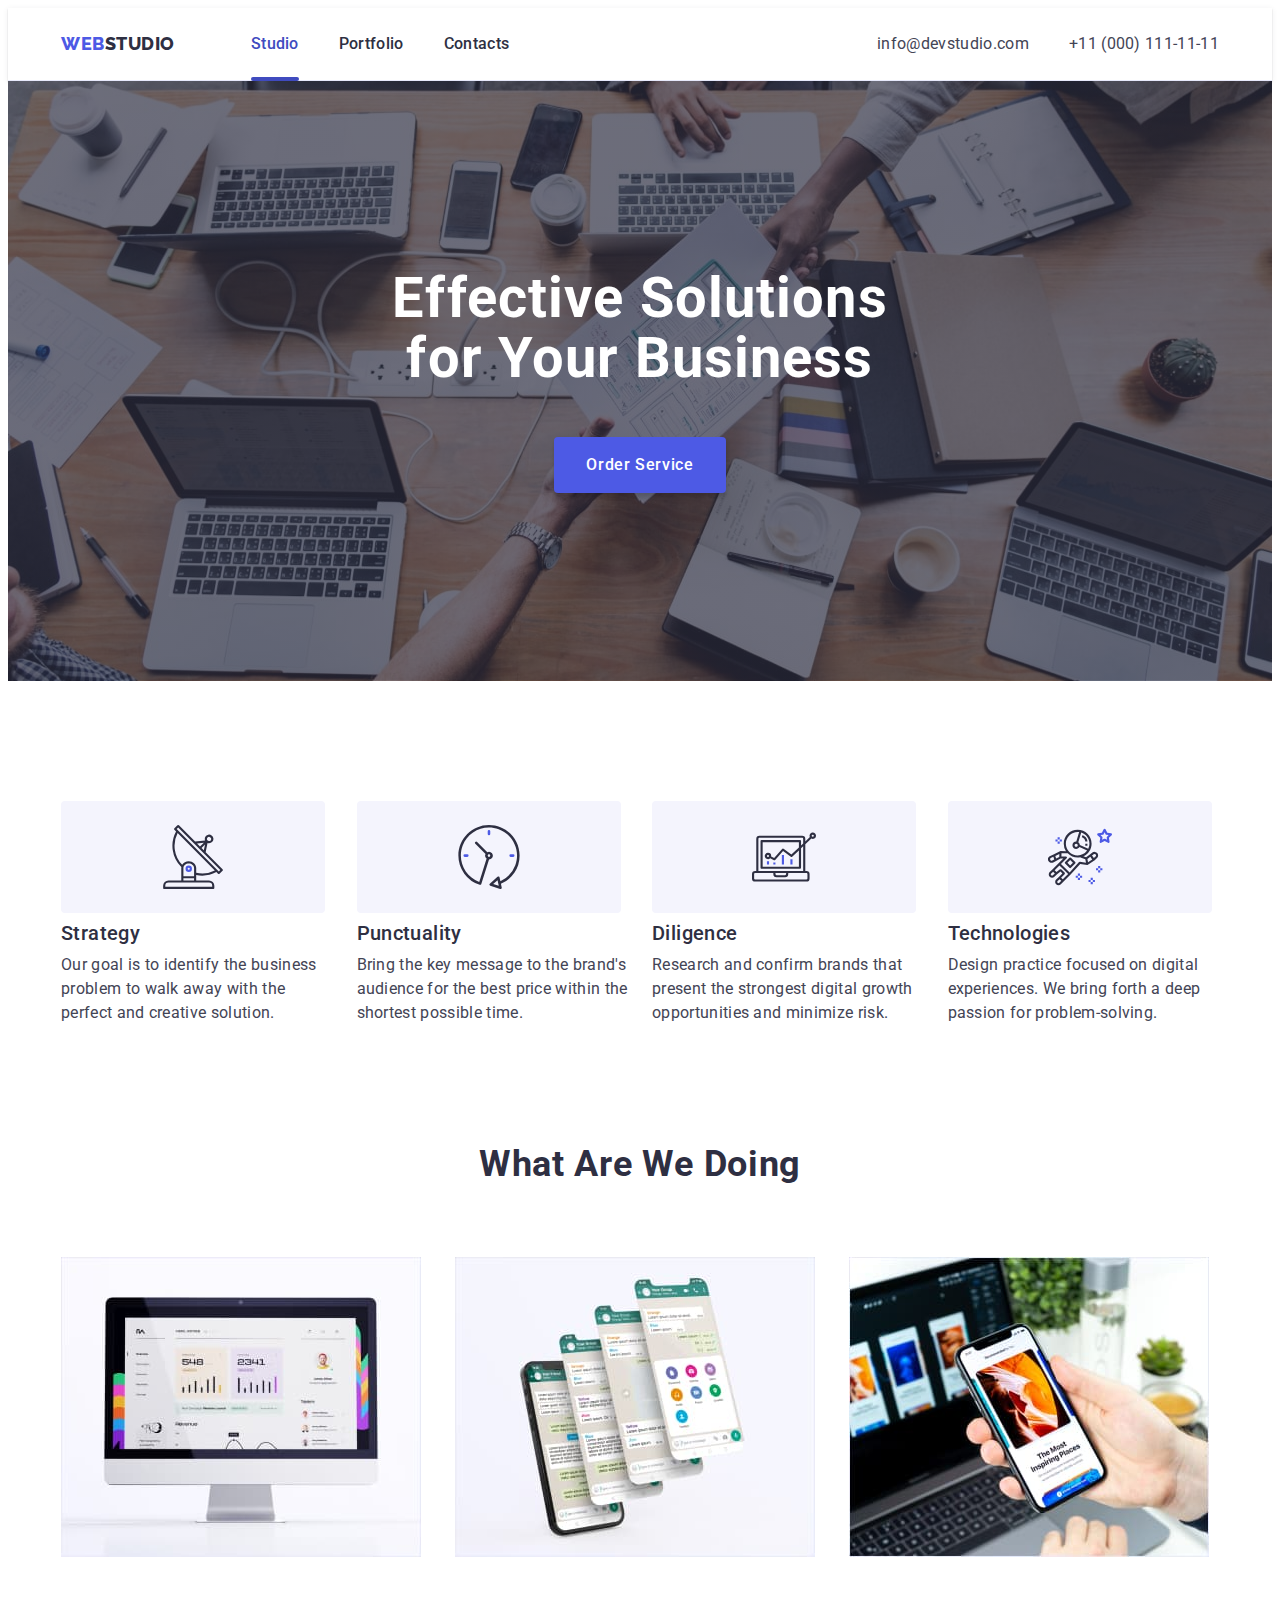
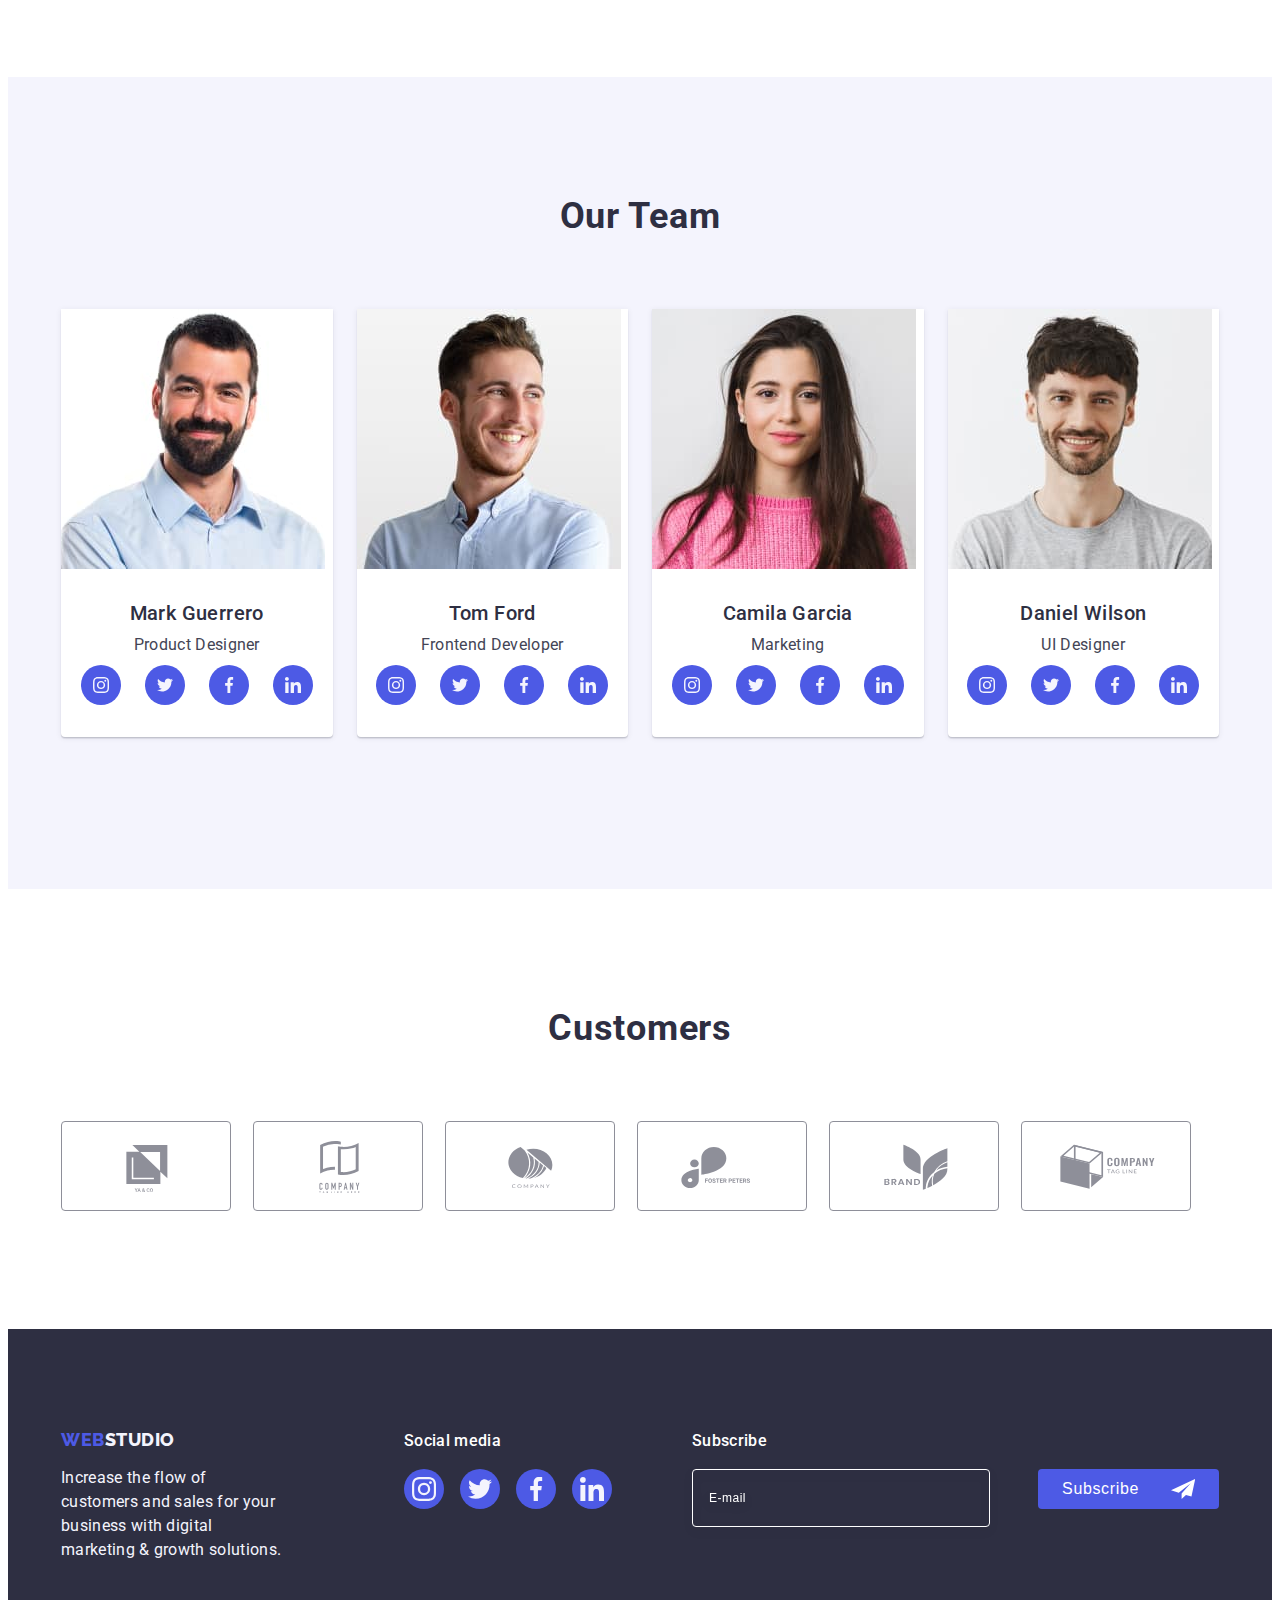
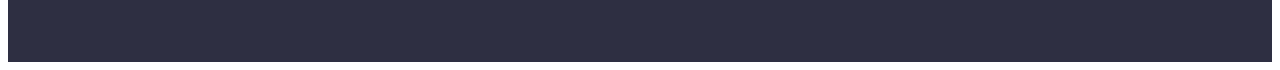
<file: index.html>
<!DOCTYPE html>
<html lang="en">
  <head>
    <meta charset="UTF-8" />
    <meta name="description" content="effective Solutions for Your Business" />
    <title>Effective Solutions for Your Business</title>
    <link rel="preconnect" href="https://fonts.googleapis.com" />
    <link rel="preconnect" href="https://fonts.gstatic.com" crossorigin />
    <link
      href="https://fonts.googleapis.com/css2?family=Raleway:wght@800&family=Roboto:wght@400;500;700&display=swap"
      rel="stylesheet"
    />
    <link
      rel="stylesheet"
      href="https://cdnjs.cloudflare.com/ajax/libs/modern-normalize/2.0.0/modern-normalize.min.css"
      integrity="sha512-4xo8blKMVCiXpTaLzQSLSw3KFOVPWhm/TRtuPVc4WG6kUgjH6J03IBuG7JZPkcWMxJ5huwaBpOpnwYElP/m6wg=="
      crossorigin="anonymous"
      referrerpolicy="no-referrer"
    />
    <link rel="stylesheet" href="./css/styles.css" />
  </head>
  <body>
    <header class="header">
      <div class="container header-contanier">
        <nav class="header-navigation">
          <a href="./index.html" class="header-logo link"
            >Web<span class="header-logo-dark">Studio</span></a
          >
          <ul class="header-menu-list list">
            <li class="header-menu-item">
              <a class="header-menu-link link current" href="./index.html"
                >Studio</a
              >
            </li>
            <li class="header-menu-item">
              <a class="header-menu-link link" href="./portfolio.html"
                >Portfolio</a
              >
            </li>
            <li class="header-menu-item">
              <a class="header-menu-link link" href="">Contacts</a>
            </li>
          </ul>
        </nav>
        <address class="header-address">
          <ul class="header-adrress-list list">
            <li class="header-adrress-item">
              <a
                class="header-adrress-link link"
                href="mailto:info@devstudio.com"
                >info@devstudio.com</a
              >
            </li>
            <li class="header-adrress-item">
              <a class="header-adrress-link link" href="tel:+110001111111"
                >+11 (000) 111-11-11</a
              >
            </li>
          </ul>
        </address>
      </div>
    </header>
    <main>
      <section class="hero">
        <div class="container">
          <h1 class="hero-title">Effective Solutions for Your Business</h1>
          <button type="button" class="hero-btn" data-modal-open>
            Order Service
          </button>
        </div>
      </section>
      <section class="advantages">
        <div class="container">
          <h2 class="visually-hidden">About our principles</h2>
          <ul class="advantages-list list">
            <li class="advantages-item">
              <div class="advantages-block">
                <svg class="advantages-icon" width="64" height="64">
                  <use href="./images/icons.svg#icon-antenna"></use>
                </svg>
              </div>
              <h3 class="advantages-subtitle">Strategy</h3>
              <p class="advantages-item-text">
                Our goal is to identify the business problem to walk away with
                the perfect and creative solution.
              </p>
            </li>
            <li class="advantages-item">
              <div class="advantages-block">
                <svg class="advantages-icon" width="64" height="64">
                  <use href="./images/icons.svg#icon-clock"></use>
                </svg>
              </div>
              <h3 class="advantages-subtitle">Punctuality</h3>
              <p class="advantages-item-text">
                Bring the key message to the brand's audience for the best price
                within the shortest possible time.
              </p>
            </li>
            <li class="advantages-item">
              <div class="advantages-block">
                <svg class="advantages-icon" width="64" height="64">
                  <use href="./images/icons.svg#icon-diagram"></use>
                </svg>
              </div>
              <h3 class="advantages-subtitle">Diligence</h3>
              <p class="advantages-item-text">
                Research and confirm brands that present the strongest digital
                growth opportunities and minimize risk.
              </p>
            </li>
            <li class="advantages-item">
              <div class="advantages-block">
                <svg class="advantages-icon" width="64" height="64">
                  <use href="./images/icons.svg#icon-astronaut"></use>
                </svg>
              </div>
              <h3 class="advantages-subtitle">Technologies</h3>
              <p class="advantages-item-text">
                Design practice focused on digital experiences. We bring forth a
                deep passion for problem-solving.
              </p>
            </li>
          </ul>
        </div>
      </section>
      <section class="doing">
        <div class="container">
          <h2 class="doing-title">What are we doing</h2>
          <ul class="doihng-list list">
            <li class="doihg-item">
              <img
                src="./images/picture1.jpg"
                alt="img1"
                width="360"
                class="doing-img"
              />
            </li>
            <li class="doihg-item">
              <img
                src="./images/picture2.jpg"
                alt="img2"
                width="360"
                class="doing-img"
              />
            </li>
            <li class="doihg-item">
              <img
                src="./images/picture3.jpg"
                alt="img3"
                width="360"
                class="doing-img"
              />
            </li>
          </ul>
        </div>
      </section>
      <section class="team">
        <div class="container">
          <h2 class="team-title">Our Team</h2>
          <ul class="team-list list">
            <li class="team-item">
              <img
                src="./images/photo04.jpg"
                alt="img"
                width="264"
                class="team-item-img"
              />
              <div class="team-contant">
                <h3 class="team-subtitle">Mark Guerrero</h3>
                <p class="team-list-text">Product Designer</p>
                <ul class="team-contant-list list">
                  <li class="team-contant-item">
                    <a
                      class="team-contact-link link"
                      href=""
                      aria-label="instagram"
                      target="_blank"
                      rel="noopener noreferrer"
                    >
                      <svg class="team-contant-icon" width="16" height="16">
                        <use href="./images/icons.svg#icon-instagram"></use>
                      </svg>
                    </a>
                  </li>
                  <li class="team-contant-item">
                    <a
                      class="team-contact-link link"
                      href=""
                      aria-label="twitter"
                      target="_blank"
                      rel="noopener noreferrer"
                    >
                      <svg class="team-contant-icon" width="16" height="16">
                        <use href="./images/icons.svg#icon-twitter"></use>
                      </svg>
                    </a>
                  </li>
                  <li class="team-contant-item">
                    <a
                      class="team-contact-link link"
                      href=""
                      aria-label="facebook"
                      target="_blank"
                      rel="noopener noreferrer"
                    >
                      <svg class="team-contant-icon" width="16" height="16">
                        <use href="./images/icons.svg#icon-facebook"></use>
                      </svg>
                    </a>
                  </li>
                  <li class="team-contant-item">
                    <a
                      class="team-contact-link link"
                      href=""
                      aria-label="linkedin"
                      target="_blank"
                      rel="noopener noreferrer"
                    >
                      <svg class="team-contant-icon" width="16" height="16">
                        <use href="./images/icons.svg#icon-linkedin"></use>
                      </svg>
                    </a>
                  </li>
                </ul>
              </div>
            </li>
            <li class="team-item">
              <img
                src="./images/photo03.jpg"
                alt="img-1"
                width="264"
                class="team-item-img"
              />
              <div class="team-contant">
                <h3 class="team-subtitle">Tom Ford</h3>
                <p class="team-list-text">Frontend Developer</p>
                <ul class="team-contant-list list">
                  <li class="team-contant-item">
                    <a
                      class="team-contact-link link"
                      href=""
                      aria-label="instagram"
                      target="_blank"
                      rel="noopener noreferrer"
                    >
                      <svg class="team-contant-icon" width="16" height="16">
                        <use href="./images/icons.svg#icon-instagram"></use>
                      </svg>
                    </a>
                  </li>
                  <li class="team-contant-item">
                    <a
                      class="team-contact-link link"
                      href=""
                      aria-label="twitter"
                      target="_blank"
                      rel="noopener noreferrer"
                    >
                      <svg class="team-contant-icon" width="16" height="16">
                        <use href="./images/icons.svg#icon-twitter"></use>
                      </svg>
                    </a>
                  </li>
                  <li class="team-contant-item">
                    <a
                      class="team-contact-link link"
                      href=""
                      aria-label="facebook"
                      target="_blank"
                      rel="noopener noreferrer"
                    >
                      <svg class="team-contant-icon" width="16" height="16">
                        <use href="./images/icons.svg#icon-facebook"></use>
                      </svg>
                    </a>
                  </li>
                  <li class="team-contant-item">
                    <a
                      class="team-contact-link link"
                      href=""
                      aria-label="linkedin"
                      target="_blank"
                      rel="noopener noreferrer"
                    >
                      <svg class="team-contant-icon" width="16" height="16">
                        <use href="./images/icons.svg#icon-linkedin"></use>
                      </svg>
                    </a>
                  </li>
                </ul>
              </div>
            </li>
            <li class="team-item">
              <img
                src="./images/photo02.jpg"
                alt="img-2"
                width="264"
                class="team-item-img"
              />
              <div class="team-contant">
                <h3 class="team-subtitle">Camila Garcia</h3>
                <p class="team-list-text">Marketing</p>
                <ul class="team-contant-list list">
                  <li class="team-contant-item">
                    <a
                      class="team-contact-link link"
                      href=""
                      aria-label="instagram"
                      target="_blank"
                      rel="noopener noreferrer"
                    >
                      <svg class="team-contant-icon" width="16" height="16">
                        <use href="./images/icons.svg#icon-instagram"></use>
                      </svg>
                    </a>
                  </li>
                  <li class="team-contant-item">
                    <a
                      class="team-contact-link link"
                      href=""
                      aria-label="twitter"
                      target="_blank"
                      rel="noopener noreferrer"
                    >
                      <svg class="team-contant-icon" width="16" height="16">
                        <use href="./images/icons.svg#icon-twitter"></use>
                      </svg>
                    </a>
                  </li>
                  <li class="team-contant-item">
                    <a
                      class="team-contact-link link"
                      href=""
                      aria-label="facebook"
                      target="_blank"
                      rel="noopener noreferrer"
                    >
                      <svg class="team-contant-icon" width="16" height="16">
                        <use href="./images/icons.svg#icon-facebook"></use>
                      </svg>
                    </a>
                  </li>
                  <li class="team-contant-item">
                    <a
                      class="team-contact-link link"
                      href=""
                      aria-label="linkedin"
                      target="_blank"
                      rel="noopener noreferrer"
                    >
                      <svg class="team-contant-icon" width="16" height="16">
                        <use href="./images/icons.svg#icon-linkedin"></use>
                      </svg>
                    </a>
                  </li>
                </ul>
              </div>
            </li>
            <li class="team-item">
              <img
                src="./images/photo01.jpg"
                alt="img-3"
                width="264"
                class="team-item-img"
              />
              <div class="team-contant">
                <h3 class="team-subtitle">Daniel Wilson</h3>
                <p class="team-list-text">UI Designer</p>
                <ul class="team-contant-list list">
                  <li class="team-contant-item">
                    <a
                      class="team-contact-link link"
                      href=""
                      aria-label="instagram"
                      target="_blank"
                      rel="noopener noreferrer"
                    >
                      <svg class="team-contant-icon" width="16" height="16">
                        <use href="./images/icons.svg#icon-instagram"></use>
                      </svg>
                    </a>
                  </li>
                  <li class="team-contant-item">
                    <a
                      class="team-contact-link link"
                      href=""
                      aria-label="twitter"
                      target="_blank"
                      rel="noopener noreferrer"
                    >
                      <svg class="team-contant-icon" width="16" height="16">
                        <use href="./images/icons.svg#icon-twitter"></use>
                      </svg>
                    </a>
                  </li>
                  <li class="team-contant-item">
                    <a
                      class="team-contact-link link"
                      href=""
                      aria-label="facebook"
                      target="_blank"
                      rel="noopener noreferrer"
                    >
                      <svg class="team-contant-icon" width="16" height="16">
                        <use href="./images/icons.svg#icon-facebook"></use>
                      </svg>
                    </a>
                  </li>
                  <li class="team-contant-item">
                    <a
                      class="team-contact-link link"
                      href=""
                      aria-label="linkedin"
                      target="_blank"
                      rel="noopener noreferrer"
                    >
                      <svg class="team-contant-icon" width="16" height="16">
                        <use href="./images/icons.svg#icon-linkedin"></use>
                      </svg>
                    </a>
                  </li>
                </ul>
              </div>
            </li>
          </ul>
        </div>
      </section>
      <section class="customers">
        <div class="container">
          <h2 class="customers-title">Customers</h2>
          <ul class="customers-list list">
            <li class="customers-item">
              <a
                class="customers-link-icon link"
                href=""
                aria-label="logo-1"
                target="_blank"
                rel="noopener noreferrer"
              >
                <svg class="customers-icon" width="104" height="56">
                  <use href="./images/icons.svg#icon-logo-1"></use>
                </svg>
              </a>
            </li>
            <li class="customers-item">
              <a
                class="customers-link-icon link"
                href=""
                aria-label="logo-2"
                target="_blank"
                rel="noopener noreferrer"
              >
                <svg class="customers-icon" width="104" height="56">
                  <use href="./images/icons.svg#icon-logo-2"></use>
                </svg>
              </a>
            </li>
            <li class="customers-item">
              <a
                class="customers-link-icon link"
                href=""
                aria-label="logo-3"
                target="_blank"
                rel="noopener noreferrer"
              >
                <svg class="customers-icon" width="104" height="56">
                  <use href="./images/icons.svg#icon-logo-3"></use>
                </svg>
              </a>
            </li>
            <li class="customers-item">
              <a
                class="customers-link-icon link"
                href=""
                aria-label="logo-4"
                target="_blank"
                rel="noopener noreferrer"
              >
                <svg class="customers-icon" width="104" height="56">
                  <use href="./images/icons.svg#icon-logo-4"></use>
                </svg>
              </a>
            </li>
            <li class="customers-item">
              <a
                class="customers-link-icon link"
                href=""
                aria-label="logo-4"
                target="_blank"
                rel="noopener noreferrer"
              >
                <svg class="customers-icon" width="104" height="56">
                  <use href="./images/icons.svg#icon-logo-5"></use>
                </svg>
              </a>
            </li>
            <li class="customers-item">
              <a
                class="customers-link-icon link"
                href=""
                aria-label="logo-4"
                target="_blank"
                rel="noopener noreferrer"
              >
                <svg class="customers-icon" width="104" height="56">
                  <use href="./images/icons.svg#icon-logo-6"></use>
                </svg>
              </a>
            </li>
          </ul>
        </div>
      </section>
    </main>
    <footer class="footer">
      <div class="container contanier-footer">
        <div class="contanier-footer-logo">
          <a href="./index.html" class="footer-logo link"
            >Web<span class="header-logo-wight">Studio</span></a
          >
          <p class="footer-text">
            Increase the flow of customers and sales for your business with
            digital marketing & growth solutions.
          </p>
        </div>
        <div class="social-media">
          <p class="sotial-title">Social media</p>
          <ul class="team-contantacs-list list">
            <li class="team-contant-item">
              <a
                class="team-contact-link-footer link"
                href=""
                aria-label="instagram"
                target="_blank"
                rel="noopener noreferrer"
              >
                <svg class="team-contant-icon" width="24" height="24">
                  <use href="./images/icons.svg#icon-instagram"></use>
                </svg>
              </a>
            </li>
            <li class="team-contant-item">
              <a
                class="team-contact-link-footer link"
                href=""
                aria-label="twitter"
                target="_blank"
                rel="noopener noreferrer"
              >
                <svg class="team-contant-icon" width="24" height="24">
                  <use href="./images/icons.svg#icon-twitter"></use>
                </svg>
              </a>
            </li>
            <li class="team-contant-item">
              <a
                class="team-contact-link-footer link"
                href=""
                aria-label="facebook"
                target="_blank"
                rel="noopener noreferrer"
              >
                <svg class="team-contant-icon" width="24" height="24">
                  <use href="./images/icons.svg#icon-facebook"></use>
                </svg>
              </a>
            </li>
            <li class="team-contant-item">
              <a
                class="team-contact-link-footer link"
                href=""
                aria-label="linkedin"
                target="_blank"
                rel="noopener noreferrer"
              >
                <svg class="team-contant-icon" width="24" height="24">
                  <use href="./images/icons.svg#icon-linkedin"></use>
                </svg>
              </a>
            </li>
          </ul>
        </div>
        <div class="footer-bottom">
          <p class="footer-form-text">Subscribe</p>
          <form class="footer-form">
            <label aria-label="email" class="footer-label">
              <input
                type="email"
                name="footer-email"
                class="footer-input"
                placeholder="E-mail"
              />
            </label>
            <button type="submit" class="footer-form-btn">
              Subscribe
              <svg class="footer-bnt-send" width="24" height="24">
                <use href="./images/icons.svg#icon-icon-send"></use>
              </svg>
            </button>
          </form>
        </div>
      </div>
    </footer>
    <div class="backdrop is-hidden" data-modal>
      <div class="modal">
        <button type="button" class="modal-close-btn" data-modal-close>
          <svg class="modal-close-icon" width="8" height="8">
            <use href="./images/icons.svg#icon-close-black"></use>
          </svg>
        </button>
        <p class="modal-title">Leave your contacts and we will call you back</p>
        <form>
          <div class="modal-filed">
            <label for="user-name" class="input-label">Name</label>

            <div class="input-wrap">
              <input
                type="text"
                name="user-name"
                class="modal-input"
                required
                id="user-name"
              />

              <svg class="modal-input-icon" width="18" height="24">
                <use href="./images/icons.svg#icon-person"></use>
              </svg>
            </div>
          </div>

          <div class="modal-filed">
            <label for="user-phone" class="input-label">Phone</label>

            <div class="input-wrap">
              <input
                type="tel"
                name="user-phone"
                class="modal-input"
                id="user-phone"
              />

              <svg class="modal-input-icon" width="18" height="24">
                <use href="./images/icons.svg#icon-phone"></use>
              </svg>
            </div>
          </div>

          <div class="modal-filed">
            <label for="user-email" class="input-label">Email</label>

            <div class="input-wrap">
              <input
                type="email"
                name="user-email"
                class="modal-input"
                id="user-email"
              />

              <svg class="modal-input-icon" width="18" height="24">
                <use href="./images/icons.svg#icon-emai"></use>
              </svg>
            </div>
          </div>

          <div class="user-textarea">
            <label for="user-comment" class="input-label">Comment</label>
            <textarea
              name="user-comment"
              id="user-comment"
              class="modal-textarea"
              placeholder="Text input"
            ></textarea>
          </div>

          <div class="modal-checkbox">
            <input
              type="checkbox"
              name="user-privacy"
              id="user-privacy"
              class="modal-check visually-hidden"
              value="true"
            />
            <label for="user-privacy" class="check-text"
              ><span class="modal-icons-privancy">
                <svg class="check-icons" width="10" height="8">
                  <use href="./images/icons.svg#icon-vector"></use>
                </svg> </span
              >I accept the terms and conditions of the
              <a href="" class="privacy-link">Privacy Policy</a>
            </label>
          </div>
          <button type="submit" class="modal-form-btn">Send</button>
        </form>
      </div>
    </div>
    <script src="./js/modal.js"></script>
  </body>
</html>
</file>
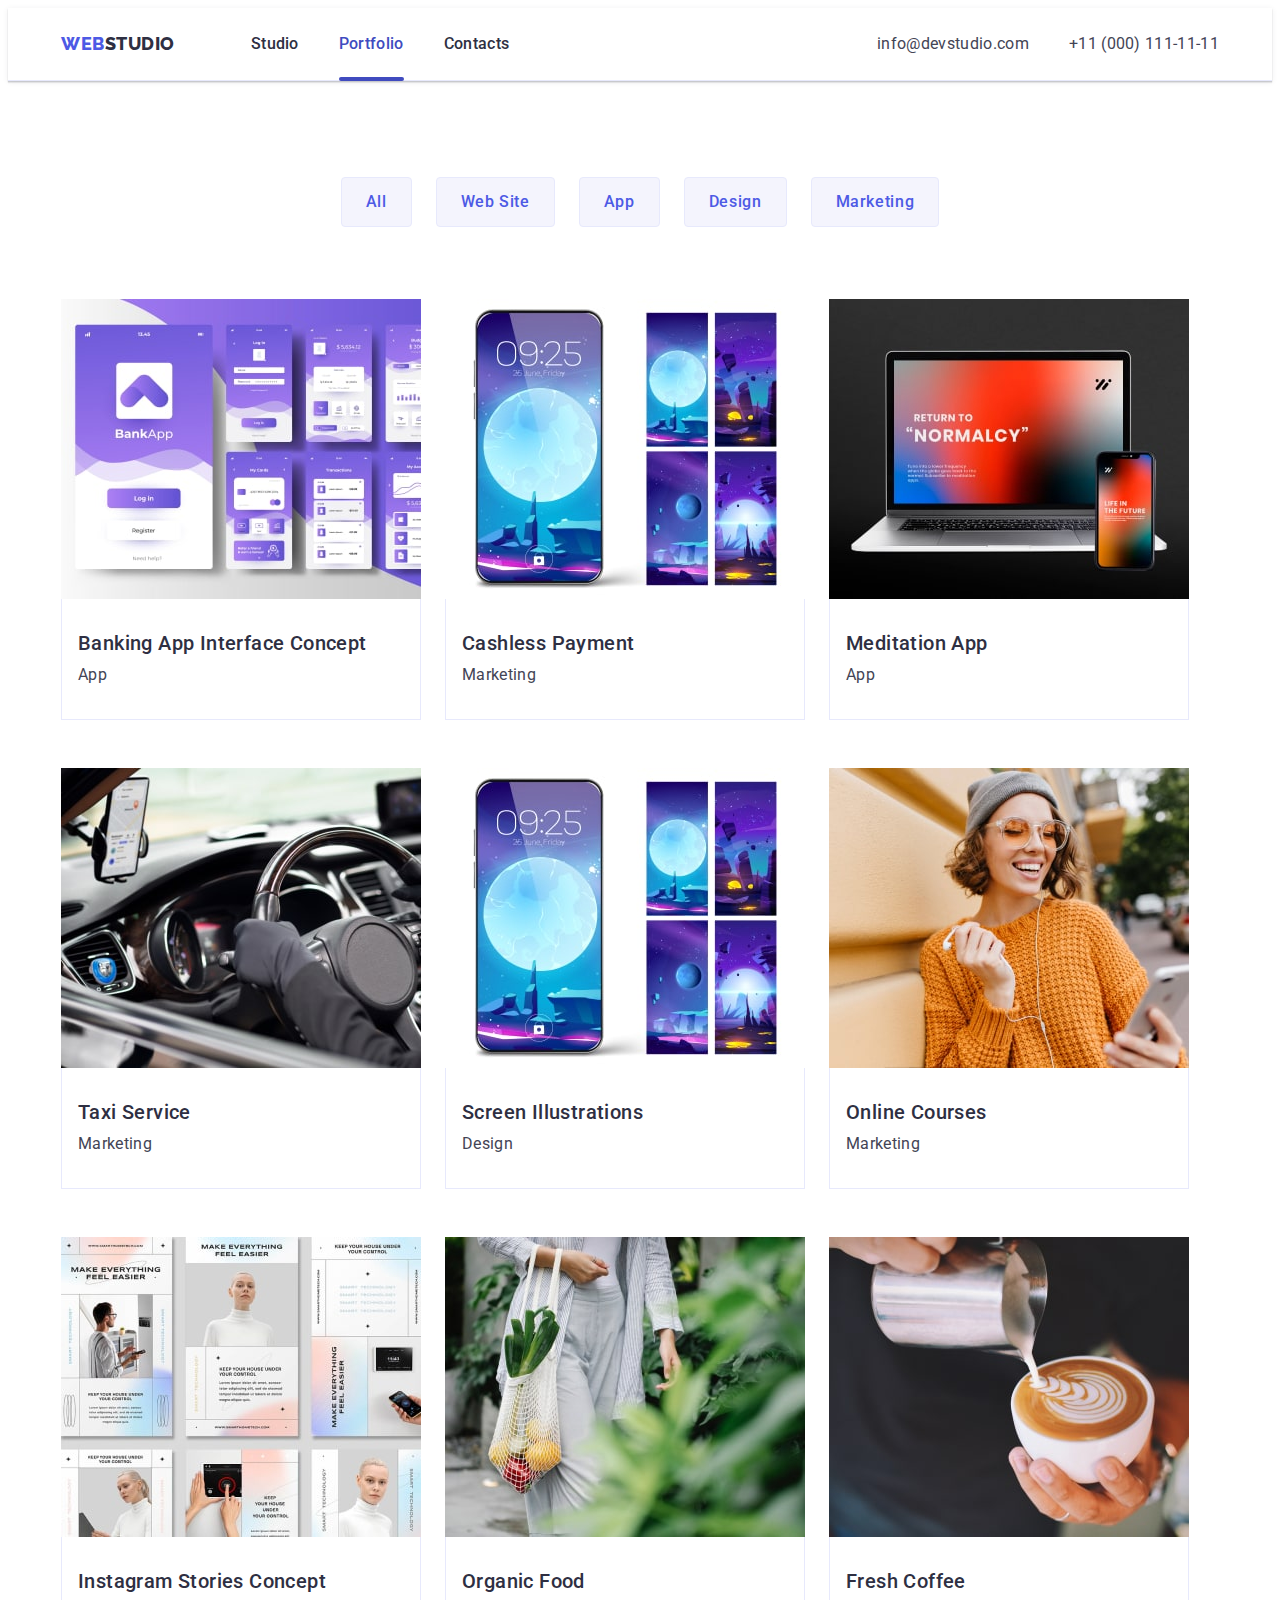
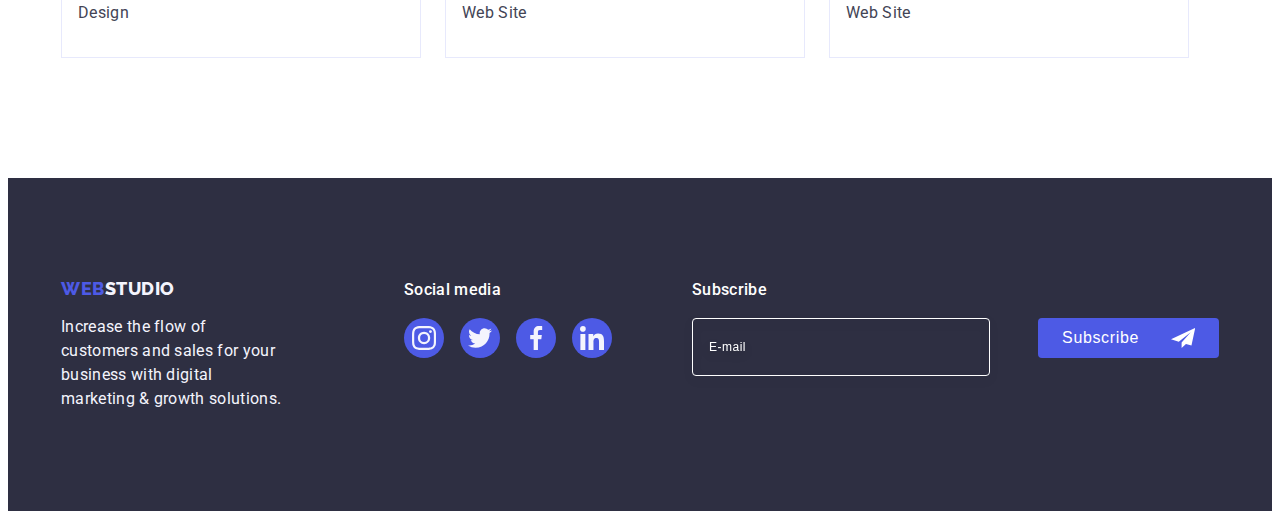
<file: portfolio.html>
<!DOCTYPE html>
<html lang="en">
  <head>
    <meta charset="UTF-8" />
    <meta name="viewport" content="width=device-width, initial-scale=1.0" />
    <title>Portfolio</title>
    <link rel="preconnect" href="https://fonts.googleapis.com" />
    <link rel="preconnect" href="https://fonts.gstatic.com" crossorigin />
    <link
      href="https://fonts.googleapis.com/css2?family=Raleway:wght@800&family=Roboto:wght@400;500;700&display=swap"
      rel="stylesheet"
    />
    <link
      rel="stylesheet"
      href="https://cdnjs.cloudflare.com/ajax/libs/modern-normalize/2.0.0/modern-normalize.min.css"
      integrity="sha512-4xo8blKMVCiXpTaLzQSLSw3KFOVPWhm/TRtuPVc4WG6kUgjH6J03IBuG7JZPkcWMxJ5huwaBpOpnwYElP/m6wg=="
      crossorigin="anonymous"
      referrerpolicy="no-referrer"
    />
    <link rel="stylesheet" href="./css/styles.css" />
  </head>
  <body>
    <header class="header">
      <div class="container header-contanier">
        <nav class="header-navigation">
          <a href="./index.html" class="header-logo link"
            >Web<span class="header-logo-dark">Studio</span></a
          >
          <ul class="header-menu-list list">
            <li class="header-menu-item">
              <a class="header-menu-link link" href="./index.html">Studio</a>
            </li>
            <li class="header-menu-item">
              <a class="header-menu-link link current" href="./portfolio.html"
                >Portfolio</a
              >
            </li>
            <li class="header-menu-item">
              <a class="header-menu-link link" href="">Contacts</a>
            </li>
          </ul>
        </nav>
        <address class="header-address">
          <ul class="header-adrress-list list">
            <li class="header-adrress-item">
              <a
                class="header-adrress-link link"
                href="mailto:info@devstudio.com"
                >info@devstudio.com</a
              >
            </li>
            <li class="header-adrress-item">
              <a class="header-adrress-link link" href="tel:+110001111111"
                >+11 (000) 111-11-11</a
              >
            </li>
          </ul>
        </address>
      </div>
    </header>
    <main>
      <section class="main-portfolio">
        <div class="container">
          <h1 class="visually-hidden">All catigories</h1>
          <ul class="portfolio-filter-btn list">
            <li class="portfolio-filter-item">
              <button type="button" class="filter-btn">All</button>
            </li>
            <li class="portfolio-filter-item">
              <button type="button" class="filter-btn">Web Site</button>
            </li>
            <li class="portfolio-filter-item">
              <button type="button" class="filter-btn">App</button>
            </li>
            <li class="portfolio-filter-item">
              <button type="button" class="filter-btn">Design</button>
            </li>
            <li class="portfolio-filter-item">
              <button type="button" class="filter-btn">Marketing</button>
            </li>
          </ul>
          <ul class="galary-list list">
            <li class="galary-item">
              <a href="" class="galary-link link">
                <div class="galary-contanier-cover">
                  <img
                    src="./images/banking-app.jpg"
                    alt="banking-concept"
                    width="360"
                    class="galary-img"
                  />
                  <p class="galary-text-cover">
                    14 Stylish and User-Friendly App Design Concepts · Task
                    Manager App · Calorie Tracker App · Exotic Fruit Ecommerce
                    App · Cloud Storage App
                  </p>
                </div>
                <div class="portfolio-name">
                  <h2 class="galary-subtitle">Banking App Interface Concept</h2>
                  <p class="galary-text">App</p>
                </div>
              </a>
            </li>
            <li class="galary-item">
              <a href="" class="galary-link link">
                <div class="galary-contanier-cover">
                  <img
                    src="./images/cashless-payment.jpg"
                    alt="payment"
                    width="360"
                    class="galary-img"
                  />
                  <p class="galary-text-cover">
                    14 Stylish and User-Friendly App Design Concepts · Task
                    Manager App · Calorie Tracker App · Exotic Fruit Ecommerce
                    App · Cloud Storage App
                  </p>
                </div>
                <div class="portfolio-name">
                  <h2 class="galary-subtitle">Cashless Payment</h2>
                  <p class="galary-text">Marketing</p>
                </div>
              </a>
            </li>
            <li class="galary-item">
              <a href="" class="galary-link link">
                <div class="galary-contanier-cover">
                  <img
                    src="./images/meditation-app.jpg"
                    alt="meditation"
                    width="360"
                    class="galary-img"
                  />
                  <p class="galary-text-cover">
                    14 Stylish and User-Friendly App Design Concepts · Task
                    Manager App · Calorie Tracker App · Exotic Fruit Ecommerce
                    App · Cloud Storage App
                  </p>
                </div>
                <div class="portfolio-name">
                  <h2 class="galary-subtitle">Meditation App</h2>
                  <p class="galary-text">App</p>
                </div>
              </a>
            </li>
            <li class="galary-item">
              <a href="" class="galary-link link">
                <div class="galary-contanier-cover">
                  <img
                    src="./images/taxi-service.jpg"
                    alt="taxi"
                    width="360"
                    class="galary-img"
                  />
                  <p class="galary-text-cover">
                    14 Stylish and User-Friendly App Design Concepts · Task
                    Manager App · Calorie Tracker App · Exotic Fruit Ecommerce
                    App · Cloud Storage App
                  </p>
                </div>
                <div class="portfolio-name">
                  <h2 class="galary-subtitle">Taxi Service</h2>
                  <p class="galary-text">Marketing</p>
                </div>
              </a>
            </li>
            <li class="galary-item">
              <a href="" class="galary-link link">
                <div class="galary-contanier-cover">
                  <img
                    src="./images/screen-illustrations.jpg"
                    alt="illustration"
                    width="360"
                    class="galary-img"
                  />
                  <p class="galary-text-cover">
                    14 Stylish and User-Friendly App Design Concepts · Task
                    Manager App · Calorie Tracker App · Exotic Fruit Ecommerce
                    App · Cloud Storage App
                  </p>
                </div>
                <div class="portfolio-name">
                  <h2 class="galary-subtitle">Screen Illustrations</h2>
                  <p class="galary-text">Design</p>
                </div>
              </a>
            </li>
            <li class="galary-item">
              <a href="" class="galary-link link">
                <div class="galary-contanier-cover">
                  <img
                    src="./images/online-courses.jpg"
                    alt="course"
                    width="360"
                    class="galary-img"
                  />
                  <p class="galary-text-cover">
                    14 Stylish and User-Friendly App Design Concepts · Task
                    Manager App · Calorie Tracker App · Exotic Fruit Ecommerce
                    App · Cloud Storage App
                  </p>
                </div>
                <div class="portfolio-name">
                  <h2 class="galary-subtitle">Online Courses</h2>
                  <p class="galary-text">Marketing</p>
                </div>
              </a>
            </li>
            <li class="galary-item">
              <a href="" class="galary-link link">
                <div class="galary-contanier-cover">
                  <img
                    src="./images/instagram.jpg"
                    alt="instagram"
                    width="360"
                    class="galary-img"
                  />
                  <p class="galary-text-cover">
                    14 Stylish and User-Friendly App Design Concepts · Task
                    Manager App · Calorie Tracker App · Exotic Fruit Ecommerce
                    App · Cloud Storage App
                  </p>
                </div>
                <div class="portfolio-name">
                  <h2 class="galary-subtitle">Instagram Stories Concept</h2>
                  <p class="galary-text">Design</p>
                </div>
              </a>
            </li>
            <li class="galary-item">
              <a href="" class="galary-link link">
                <div class="galary-contanier-cover">
                  <img
                    src="./images/organic.jpg"
                    alt="food"
                    width="360"
                    class="galary-img"
                  />
                  <p class="galary-text-cover">
                    14 Stylish and User-Friendly App Design Concepts · Task
                    Manager App · Calorie Tracker App · Exotic Fruit Ecommerce
                    App · Cloud Storage App
                  </p>
                </div>
                <div class="portfolio-name">
                  <h2 class="galary-subtitle">Organic Food</h2>
                  <p class="galary-text">Web Site</p>
                </div>
              </a>
            </li>
            <li class="galary-item">
              <a href="" class="galary-link link">
                <div class="galary-contanier-cover">
                  <img
                    src="./images/fresh-coffee.jpg"
                    alt="coffe"
                    width="360"
                    class="galary-img"
                  />
                  <p class="galary-text-cover">
                    14 Stylish and User-Friendly App Design Concepts · Task
                    Manager App · Calorie Tracker App · Exotic Fruit Ecommerce
                    App · Cloud Storage App
                  </p>
                </div>
                <div class="portfolio-name">
                  <h2 class="galary-subtitle">Fresh Coffee</h2>
                  <p class="galary-text">Web Site</p>
                </div>
              </a>
            </li>
          </ul>
        </div>
      </section>
    </main>
    <footer class="footer">
      <div class="container contanier-footer">
        <div class="contanier-footer-logo">
          <a href="./index.html" class="footer-logo link"
            >Web<span class="header-logo-wight">Studio</span></a
          >
          <p class="footer-text">
            Increase the flow of customers and sales for your business with
            digital marketing & growth solutions.
          </p>
        </div>
        <div class="social-media">
          <p class="sotial-title">Social media</p>
          <ul class="team-contantacs-list list">
            <li class="team-contant-item">
              <a
                class="team-contact-link-footer link"
                href=""
                aria-label="instagram"
                target="_blank"
                rel="noopener noreferrer"
              >
                <svg class="team-contant-icon" width="24" height="24">
                  <use href="./images/icons.svg#icon-instagram"></use>
                </svg>
              </a>
            </li>
            <li class="team-contant-item">
              <a
                class="team-contact-link-footer link"
                href=""
                aria-label="twitter"
                target="_blank"
                rel="noopener noreferrer"
              >
                <svg class="team-contant-icon" width="24" height="24">
                  <use href="./images/icons.svg#icon-twitter"></use>
                </svg>
              </a>
            </li>
            <li class="team-contant-item">
              <a
                class="team-contact-link-footer link"
                href=""
                aria-label="facebook"
                target="_blank"
                rel="noopener noreferrer"
              >
                <svg class="team-contant-icon" width="24" height="24">
                  <use href="./images/icons.svg#icon-facebook"></use>
                </svg>
              </a>
            </li>
            <li class="team-contant-item">
              <a
                class="team-contact-link-footer link"
                href=""
                aria-label="linkedin"
                target="_blank"
                rel="noopener noreferrer"
              >
                <svg class="team-contant-icon" width="24" height="24">
                  <use href="./images/icons.svg#icon-linkedin"></use>
                </svg>
              </a>
            </li>
          </ul>
        </div>
        <div class="footer-bottom">
          <p class="footer-form-text">Subscribe</p>
          <form class="footer-form">
            <label aria-label="email" class="footer-label">
            <input type="email" name="footer-email" class="footer-input" placeholder="E-mail" />
          </label>
            <button type="submit" class="footer-form-btn">Subscribe
              <svg class="footer-bnt-send" width="24" height="24">
                <use href="./images/icons.svg#icon-icon-send"></use>
              </svg>
            </button>
          </form>
        </div>
      </div>
    </footer>
  </body>
</html>
</file>
<file: css/styles.css>
:root {
  --navyblue: #2e2f42;
  --iris: #4d5ae5;
  --ocean: #404bbf;
  --white: #ffffff;
  --slate: #434455;
  --cloud: #f4f4fd;
  --ligh-slate: #8e8f99;
  --dairy: #fcfcfc;
}
p,
h1,
h2,
h3,
h4,
h5,
h6 {
  margin-top: 0;
  margin-bottom: 0;
}
ul,
ol {
  margin-top: 0;
  margin-bottom: 0;
  padding-left: 0;
}
img {
  display: block;
}
body {
  font-family: "Roboto", sans-serif;
  color: var(--slate);
  background-color: var(--white);
}
.container {
  width: 100%;
  max-width: 1158px;
  padding-left: 15px;
  padding-right: 15px;
  margin: 0 auto;
}
.visually-hidden {
  position: absolute;
  width: 1px;
  height: 1px;
  margin: -1px;
  border: 0;
  padding: 0;

  white-space: nowrap;
  clip-path: inset(100%);
  clip: rect(0 0 0 0);
  overflow: hidden;
}
.link {
  text-decoration: none;
}
.list {
  list-style-type: none;
}

/**----HEADER----------------------------------------------*/
.header {
  border-bottom: 1px solid var(--cornflower, #e7e9fc);
  box-shadow: 0px 2px 1px rgba(46, 47, 66, 0.08),
    0px 1px 1px rgba(46, 47, 66, 0.16), 0px 1px 6px rgba(46, 47, 66, 0.08);
}

.header-logo {
  font-family: "Raleway", sans-serif;
  font-size: 18px;
  font-weight: 800;
  line-height: 1.17;
  letter-spacing: 0.03em;
  text-transform: uppercase;
  color: var(--iris);
  margin-right: 76px;
}
.header-logo-dark {
  color: var(--navyblue);
}
.header-contanier {
  display: flex;
  align-items: center;
}
.header-navigation {
  display: flex;
  align-items: center;
}
.header-menu-list {
  display: flex;
  gap: 40px;
}
.header-menu-link {
  color: var(--navyblue);
  font-size: 16px;
  font-weight: 500;
  line-height: 1.5;
  letter-spacing: 0.02em;
  display: block;
  padding-top: 24px;
  padding-bottom: 24px;
  transition: color 250ms cubic-bezier(0.4, 0, 0.2, 1);
}
.header-menu-link:hover,
.header-menu-link:focus {
  color: var(--ocean);
}
.current {
  position: relative;
  color: #404bbf;
}
.current::after {
  content: "";
  position: absolute;
  bottom: -1px;
  left: 0;
  width: 100%;
  height: 4px;
  border-radius: 2px;
  background: var(--ocean, #404bbf);
}
.header-address {
  font-style: normal;
  margin-left: auto;
}
.header-adrress-list {
  display: flex;
  gap: 40px;
}
.header-adrress-link {
  color: var(--slate);
  font-size: 16px;
  line-height: 1.5;
  letter-spacing: 0.02em;
  transition: color 250ms cubic-bezier(0.4, 0, 0.2, 1);
}
.header-adrress-link:hover,
.header-adrress-link:focus {
  color: var(--ocean);
}

/**----HERO----------------------------------------------*/

.hero {
  background-color: var(--navyblue);
  background-image: linear-gradient(
      rgba(46, 47, 66, 0.7),
      rgba(46, 47, 66, 0.7)
    ),
    url(../images/people-office.jpg);
  max-width: 1440px;
  background-position: center;
  background-size: cover;
  background-repeat: no-repeat;
  margin: 0 auto;
  padding: 188px 0;
}
.hero-title {
  font-size: 56px;
  font-weight: 700;
  line-height: 1.07;
  letter-spacing: 0.02em;
  color: var(--white);
  text-align: center;
  max-width: 496px;
  margin: 0 auto;
  margin-bottom: 48px;
}
.hero-btn {
  font-size: 16px;
  font-family: "Roboto", sans-serif;
  font-weight: 500;
  line-height: 1.5;
  letter-spacing: 0.04em;
  color: var(--white);
  background-color: #4d5ae5;
  cursor: pointer;
  min-width: 169px;
  padding: 16px 32px;
  border-radius: 4px;
  box-shadow: 0px 4px 4px 0px rgba(0, 0, 0, 0.15);
  border: none;
  display: block;
  margin: 0 auto;
  transition: background-color 250ms cubic-bezier(0.4, 0, 0.2, 1);
}
.hero-btn:hover,
.hero-btn:focus {
  background-color: #404bbf;
}

/**---ADVANTAGES----------------------------------------------*/

.advantages {
  padding-top: 120px;
  padding-bottom: 120px;
}
.advantages-list {
  display: flex;
  gap: 24px;
}
.advantages-item {
  width: calc((100% - 72px) / 4);
}
.advantages-block {
  width: 264px;
  height: 112px;
  border-radius: 4px;
  background: var(--cloud, #f4f4fd);
  margin-bottom: 8px;
  display: flex;
  align-items: center;
  justify-content: center;
}
.advantages-subtitle {
  font-size: 20px;
  font-weight: 500;
  line-height: 1.2;
  letter-spacing: 0.02em;
  color: var(--navyblue);
  margin-bottom: 8px;
}
.advantages-item-text {
  font-size: 16px;
  line-height: 1.5;
  letter-spacing: 0.02em;
  color: var(--slate);
}
/**----DOING----------------------------------------------*/

.doing {
  background-color: var(--white);
  padding-top: 0;
  padding-bottom: 120px;
}
.doing-title {
  font-size: 36px;
  font-weight: 700;
  line-height: 1.11;
  letter-spacing: 0.02em;
  text-transform: capitalize;
  color: var(--navyblue);
  text-align: center;
  margin: 0 auto;
  margin-bottom: 72px;
}
.doihng-list {
  display: flex;
  flex-wrap: wrap;
  gap: 24px;
}
.doihg-item {
  width: calc((100% - 48px) / 3);
}
.doing-img {
}

/**----TEAM----------------------------------------------*/

.team {
  background-color: var(--cloud);
  padding-top: 120px;
  padding-bottom: 120px;
}
.team-title {
  font-size: 36px;
  font-weight: 700;
  line-height: 1.11;
  letter-spacing: 0.02em;
  text-transform: capitalize;
  color: var(--navyblue);
  text-align: center;
  margin: 0 auto;
  margin-bottom: 72px;
}
.team-list {
  display: flex;
  gap: 24px;
}
.team-item {
  margin-bottom: 32px;
  width: calc((100% - 24px * 3) / 4);
  border-radius: 0px 0px 4px 4px;
  background: var(--white, #fff);
  box-shadow: 0px 2px 1px 0px rgba(46, 47, 66, 0.08),
    0px 1px 1px 0px rgba(46, 47, 66, 0.16),
    0px 1px 6px 0px rgba(46, 47, 66, 0.08);
}
.team-item-img {
}
.team-contant {
  padding: 32px 0;
}
.team-subtitle {
  font-size: 20px;
  font-weight: 500;
  line-height: 1.2;
  letter-spacing: 0.02em;
  color: var(--navyblue);
  text-align: center;
  margin-bottom: 8px;
}
.team-list-text {
  font-size: 16px;
  line-height: 1.5;
  letter-spacing: 0.02em;
  color: var(--slate);
  text-align: center;
  margin-bottom: 8px;
}
.team-contant-list {
  display: flex;
  justify-content: center;
  gap: 24px;
}
.team-contant-item {
  width: 40px;
  height: 40px;
}
.team-contact-link {
  width: 100%;
  height: 100%;
  background-color: var(--iris);
  display: flex;
  align-items: center;
  justify-content: center;
  border-radius: 50%;
  transition: background-color 250ms cubic-bezier(0.4, 0, 0.2, 1);
}
.team-contact-link:hover,
.team-contact-link:focus {
  background: var(--ocean);
}
.team-contant-icon {
  fill: var(--cloud);
}
/**---------CUSTOMERS---------------------------------------*/
.customers {
  background-color: var(--white);
  padding-top: 120px;
  padding-bottom: 120px;
}
.customers-title {
  font-size: 36px;
  font-weight: 700;
  line-height: 1.11;
  letter-spacing: 0.02em;
  text-transform: capitalize;
  color: var(--navyblue);
  text-align: center;
  margin: 0 auto;
  margin-bottom: 72px;
}
.customers-list {
  display: flex;
  gap: 24px;
}

.customers-item {
  width: 168px;
  height: 88px;
}
.customers-link-icon {
  display: flex;
  align-items: center;
  justify-content: center;
  color: #8e8f99;
  width: 100%;
  height: 100%;
  border: 1px solid #8e8f99;
  border-radius: 4px;
  transition: border-color 250ms cubic-bezier(0.4, 0, 0.2, 1),
    color 250ms cubic-bezier(0.4, 0, 0.2, 1);
}
.customers-link-icon:hover,
.customers-link-icon:focus {
  border-color: #404bbf;
  color: #404bbf;
}
.customers-link-icon:hover,
.customers-link-icon:focus {
  border-color: #404bbf;
  fill: #404bbf;
}

.customers-icon {
  fill: currentColor;
}
/**----FOOTER----------------------------------------------*/

.footer {
  background-color: var(--navyblue);
  padding-top: 100px;
  padding-bottom: 100px;
}
.contanier-footer {
  display: flex;
  align-items: baseline;
}
.contanier-footer-logo {
  margin-right: 120px;
}
.footer-logo {
  color: var(--iris);
  font-size: 18px;
  font-family: "Raleway", sans-serif;
  font-weight: 800;
  line-height: 1.17;
  letter-spacing: 0.03em;
  text-transform: uppercase;
  display: inline-block;
  margin-bottom: 16px;
}
.header-logo-wight {
  color: var(--cloud);
}
.footer-text {
  font-size: 16px;
  line-height: 1.5;
  letter-spacing: 0.02em;
  color: var(--cloud);
  max-width: 264px;
}
.sotial-title {
  color: var(--white);
  font-size: 16px;
  font-style: normal;
  font-weight: 500;
  line-height: 1.5;
  letter-spacing: 0.02em;
  margin-bottom: 16px;
}
.team-contantacs-list {
  display: flex;
  justify-content: center;
  gap: 16px;
}
.team-contact-link-footer {
  width: 100%;
  height: 100%;
  background-color: var(--iris);
  display: flex;
  gap: 16px;
  align-items: center;
  justify-content: center;
  border-radius: 50%;
  transition: background-color 250ms cubic-bezier(0.4, 0, 0.2, 1);
}
.team-contact-link-footer:hover,
.team-contact-link-footer:focus {
  background-color: #31d0aa;
}

.footer-bottom {
  margin-left: 80px;
}
.footer-form-text {
  color: var(--white);
  font-size: 16px;
  font-weight: 500;
  line-height: 1.5;
  letter-spacing: 0.02em;
  margin-bottom: 16px;
}
.footer-form {
  display: flex;
  gap: 24px;
}
.footer-input {
  font-size: 12px;
  line-height: 1.5;
  letter-spacing: 0.04em;
  width: 264px;
  height: 40px;
  filter: drop-shadow(0px 4px 4px rgba(0, 0, 0, 0.15));
  border-radius: 4px;
  border: 1px solid var(--white, #fff);
  background-color: transparent;
  padding: 8px 16px;
  outline: transparent;
  margin-right: 24px;
  color: #ffffff;
}
.footer-input::placeholder {
  color: #ffffff;
}
.footer-form-btn {
  min-width: 165px;
  height: 40px;
  padding: 8px 24px;
  cursor: pointer;
  border-radius: 4px;
  background: var(--iris);
  border: none;
  color: var(--white);
  font-size: 16px;
  font-weight: 500;
  line-height: 1.5;
  letter-spacing: 0.04em;
  fill: var(--white);
  display: flex;
  gap: 16px;
  align-items: center;
  justify-content: center;
  transition-property: background-color;
  transition-duration: 250ms;
  transition-timing-function: cubic-bezier(0.4, 0, 0.2, 1);
}
.footer-bnt-send {
  margin-left: 16px;
}

/**----PORTFOLIO-BOOTON-FILTER---------------------------------------------*/
.main-portfolio {
  padding-top: 96px;
  padding-bottom: 120px;
}

.portfolio-filter-btn {
  display: flex;
  justify-content: center;
  gap: 24px;
  margin-bottom: 72px;
}
.portfolio-filter-item {
  transition: color 250ms cubic-bezier(0.4, 0, 0.2, 1),
    background-color 250ms cubic-bezier(0.4, 0, 0.2, 1),
    border-color 250ms cubic-bezier(0.4, 0, 0.2, 1),
    box-shadow 250ms cubic-bezier(0.4, 0, 0.2, 1);
}

.filter-btn {
  font-family: "Roboto", sans-serif;
  font-size: 16px;
  font-weight: 500;
  line-height: 1.5;
  letter-spacing: 0.04em;
  color: #4d5ae5;
  text-align: center;
  background: #f4f4fd;
  cursor: pointer;
  border: 1px solid #e7e9fc;
  padding: 12px 24px;
  border-radius: 4px;
  transition: color 250ms cubic-bezier(0.4, 0, 0.2, 1),
    background-color 250ms cubic-bezier(0.4, 0, 0.2, 1),
    border-color 250ms cubic-bezier(0.4, 0, 0.2, 1),
    box-shadow 250ms cubic-bezier(0.4, 0, 0.2, 1);
}
.filter-btn:hover,
.filter-btn:focus {
  color: #ffffff;
  background-color: #404bbf;
  border: 1px solid transparent;
  box-shadow: 0px 2px 2px 0px rgba(0, 0, 0, 0.12),
    0px 2px 1px 0px rgba(0, 0, 0, 0.08), 0px 3px 1px 0px rgba(0, 0, 0, 0.1);
}
/**----GALARY----------------------------------------------*/

.galary-list {
  list-style: none;
  display: flex;
  gap: 24px;
  flex-wrap: wrap;
  row-gap: 48px;
}
.galary-item {
  width: calc((100% - 24 * 2) / 3);
}
.galary-link {
  display: block;
  transition: box-shadow 250ms cubic-bezier(0.4, 0, 0.2, 1);
}
.galary-link:hover,
.galary-link:focus {
  box-shadow: 0px 1px 6px rgba(46, 47, 66, 0.08),
    0px 1px 1px rgba(46, 47, 66, 0.16), 0px 2px 1px rgba(46, 47, 66, 0.08);
}
.galary-contanier-cover {
  position: relative;
  overflow: hidden;
}
.galary-link:is(:hover, :focus) .galary-text-cover {
  transform: translateY(0%);
}
.galary-text-cover {
  position: absolute;
  top: 0;
  left: 0;
  height: 100%;
  padding: 40px 32px;
  font-size: 16px;
  font-style: normal;
  font-weight: 400;
  line-height: 1.5;
  letter-spacing: 0.02em;
  color: var(--cloud);
  background-color: var(--iris);
  transform: translateY(100%);
  transition: transform 250ms cubic-bezier(0.4, 0, 0.2, 1);
}
.portfolio-name {
  padding: 32px 16px;
  border: 1px solid #e7e9fc;
  border-top: none;
}
.galary-item:hover .portfolio-name,
.galary-item:focus .portfolio-name {
  box-shadow: 0px 2px 1px 0px rgba(46, 47, 66, 0.08),
    0px 1px 1px 0px rgba(46, 47, 66, 0.16),
    0px 1px 6px 0px rgba(46, 47, 66, 0.08);
}
.portfolio-name:hover,
.portfolio-name:focus {
  box-shadow: 0px 2px 1px 0px rgba(46, 47, 66, 0.08),
    0px 1px 1px 0px rgba(46, 47, 66, 0.16),
    0px 1px 6px 0px rgba(46, 47, 66, 0.08);
}
.galary-subtitle {
  font-size: 20px;
  font-weight: 500;
  line-height: 1.2;
  letter-spacing: 0.02em;
  color: var(--navyblue);
  margin-bottom: 8px;
}
.galary-text {
  font-size: 16px;
  line-height: 1.5;
  letter-spacing: 0.02em;
  color: var(--slate);
}
/**-----------------MODAL---------------------------------*/
.backdrop {
  position: fixed;
  top: 0;
  background-color: rgba(46, 47, 66, 0.4);
  width: 100%;
  height: 100%;
  /*display: flex;
  align-items: center;
  justify-content: center;*/
  transition: opacity 250ms cubic-bezier(0.4, 0, 0.2, 1),
    visibility 250ms cubic-bezier(0.4, 0, 0.2, 1);
}
.modal {
  width: 408px;
  min-height: 584px;
  border-radius: 4px;
  background: var(--dairy, #fcfcfc);
  box-shadow: 0px 2px 1px 0px rgba(0, 0, 0, 0.2),
    0px 1px 3px 0px rgba(0, 0, 0, 0.12), 0px 1px 1px 0px rgba(0, 0, 0, 0.14);
  position: absolute;
  left: 50%;
  top: 50%;
  transform: translate(-50%, -50%);
  transition: transform 250ms cubic-bezier(0.4, 0, 0.2, 1);
  /*margin: auto;*/
  padding: 72px 24px 24px 24px;
}
.modal-close-btn {
  border: 1px solid rgba(0, 0, 0, 0.1);
  border-radius: 50%;
  background: #e7e9fc;
  display: flex;
  align-items: center;
  justify-content: center;
  padding: 0;
  width: 24px;
  height: 24px;
  position: absolute;
  top: 24px;
  right: 24px;
  cursor: pointer;
  fill: #8e8f99;
  transition: background-color 250ms cubic-bezier(0.4, 0, 0.2, 1),
    border 250ms cubic-bezier(0.4, 0, 0.2, 1);
}
.modal-close-btn:hover,
.modal-close-btn:focus {
  background-color: var(--ocean);
  fill: #ffffff;
  border: none;
}

.is-hidden {
  opacity: 0;
  visibility: hidden;
  pointer-events: none;
}
.modal-title {
  color: var(--navyblue, #2e2f42);
  text-align: center;
  font-size: 16px;
  font-weight: 500;
  line-height: 1.5;
  letter-spacing: 0.02em;
  max-width: 360px;
  margin-bottom: 16px;
}

.modal-input {
  border-radius: 4px;
  border: 1px solid var(--navyblue-modal, rgba(46, 47, 66, 0.4));
  width: 100%;
  height: 40px;
  padding: 0 10px 0 38px;
  background-color: transparent;
  outline: transparent;
  transition: border-color 250ms cubic-bezier(0.4, 0, 0.2, 1);
}
.modal-input:focus {
  border-color: var(--iris);
}
.modal-input:focus + .modal-input-icon {
  fill: var(--iris);
}

.input-label {
  display: block;
  color: var(--ligh-slate);
  font-size: 12px;
  line-height: 1.17;
  letter-spacing: 0.04em;
  margin-bottom: 4px;
}
.modal-filed {
  margin-bottom: 8px;
  position: relative;
}
.modal-input-icon {
  position: absolute;
  left: 16px;
  top: 50%;
  transform: translateY(-50%);
  transition: fill 250ms cubic-bezier(0.4, 0, 0.2, 1);
}
.input-wrap {
  position: relative;
}

.modal-textarea {
  font-size: 12px;
  line-height: 1.17;
  letter-spacing: 0.04em;
  color: rgba(46, 47, 66, 0.4);
  border-radius: 4px;
  border: 1px solid rgba(46, 47, 66, 0.4);
  width: 100%;
  height: 120px;
  margin-bottom: 8px;
  padding: 8px 16px;
  background-color: transparent;
  outline: transparent;
  resize: none;
  transition: border-color 250ms cubic-bezier(0.4, 0, 0.2, 1);
}
.modal-textarea:focus {
  border-color: #4d5ae5;
}

.modal-textarea::placeholder {
  color: rgba(46, 47, 66, 0.4);
  font-size: 12px;
  letter-spacing: 0.04em;
}
.modal-textarea:focus::placeholder {
  opacity: 0;
}
.user-textarea {
  margin-bottom: 16px;
}

.modal-checkbox {
  margin-bottom: 24px;
}
.check-text {
  color: var(--ligh-slateslate, #8e8f99);
  font-size: 12px;
  line-height: 1.17;
  letter-spacing: 0.04em;
  display: block;
}
.modal-icons-privancy {
  transition: background-color 250ms cubic-bezier(0.4, 0, 0.2, 1),
    border 250ms cubic-bezier(0.4, 0, 0.2, 1),
    fill 250ms cubic-bezier(0.4, 0, 0.2, 1);
}
.privacy-link {
  color: var(--iris);
}
.check-text span {
  display: inline-flex;
  align-items: center;
  justify-content: center;
  width: 16px;
  height: 16px;
  border-radius: 2px;
  border: 1px solid var(--navyblue-modal, rgba(46, 47, 66, 0.4));
  margin-right: 8px;
  fill: transparent;
}
.modal-check:checked + .check-text span {
  background-color: var(--ocean);
  border: none;
  fill: var(--cloud);
}
.modal-form-btn {
  color: var(--white);
  background: var(--iris);
  border-radius: 4px;
  box-shadow: 0px 4px 4px 0px rgba(0, 0, 0, 0.15);
  text-align: center;
  font-family: Roboto, sans-serif;
  font-size: 16px;
  font-style: normal;
  font-weight: 500;
  line-height: 1.5;
  letter-spacing: 0.04em;
  min-width: 169px;
  height: 56px;
  margin-top: 24px;
  margin-left: 95px;
  display: block;
  cursor: pointer;
  border: none;
  transition: background-color 250ms cubic-bezier(0.4, 0, 0.2, 1);
}
</file>
